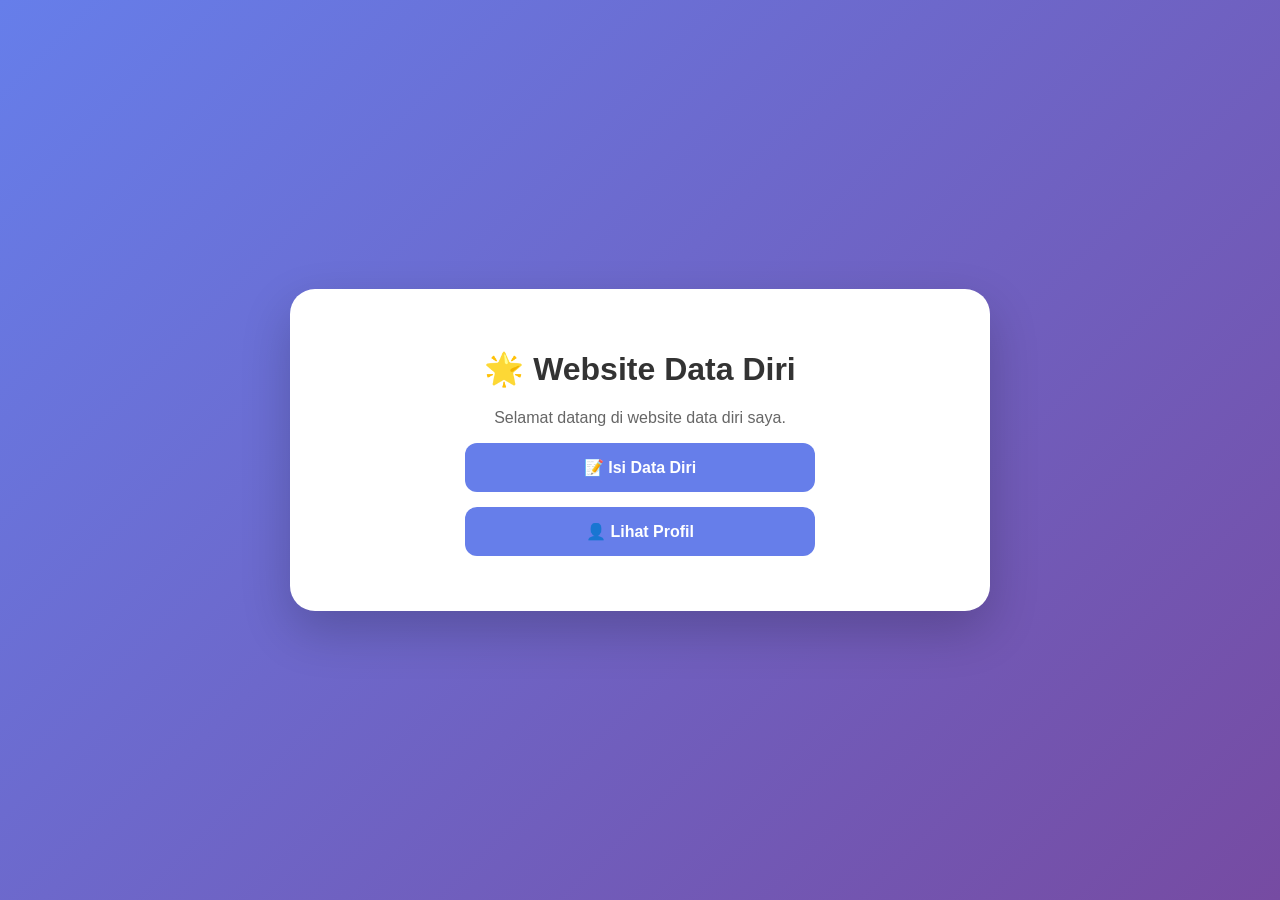
<file: index.html>
<!DOCTYPE html>
<html lang="id">
<head>
    <meta charset="UTF-8">
    <meta name="viewport" content="width=device-width, initial-scale=1.0">
    <title>Data Diri</title>
    <link rel="stylesheet" href="style.css">
</head>

<body>

<div class="container">

    <h1>🌟 Website Data Diri</h1>

    <p>Selamat datang di website data diri saya.</p>

    <a href="register.html" class="button">
        📝 Isi Data Diri
    </a>

    <a href="profil.html" class="button">
        👤 Lihat Profil
    </a>

</div>

</body>
</html>
</file>
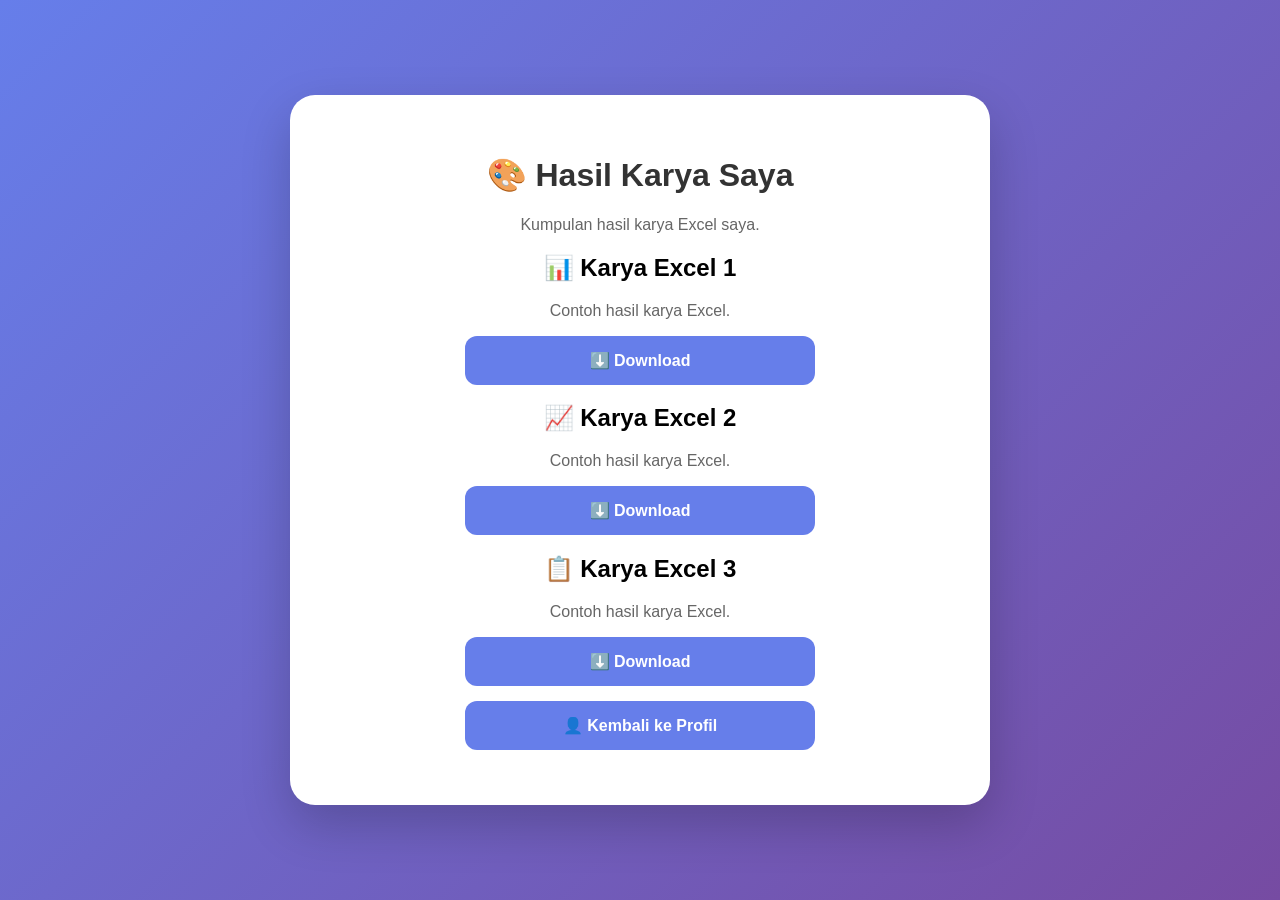
<file: karya.html>
<!DOCTYPE html>
<html lang="id">
<head>
    <meta charset="UTF-8">
    <meta name="viewport" content="width=device-width, initial-scale=1.0">
    <title>Hasil Karya</title>
    <link rel="stylesheet" href="style.css">
</head>

<body>

<div class="container">

    <h1>🎨 Hasil Karya Saya</h1>

    <p>Kumpulan hasil karya Excel saya.</p>

    <div class="karya">

        <div class="card">
            <h2>📊 Karya Excel 1</h2>
            <p>Contoh hasil karya Excel.</p>

            <a href="karya/karya1.xlsx" class="button" download>
                ⬇️ Download
            </a>
        </div>

        <div class="card">
            <h2>📈 Karya Excel 2</h2>
            <p>Contoh hasil karya Excel.</p>

            <a href="karya/karya2.xlsx" class="button" download>
                ⬇️ Download
            </a>
        </div>

        <div class="card">
            <h2>📋 Karya Excel 3</h2>
            <p>Contoh hasil karya Excel.</p>

            <a href="karya/karya3.xlsx" class="button" download>
                ⬇️ Download
            </a>
        </div>

    </div>

    <a href="profil.html" class="button">
        👤 Kembali ke Profil
    </a>

</div>

</body>
</html>
</file>
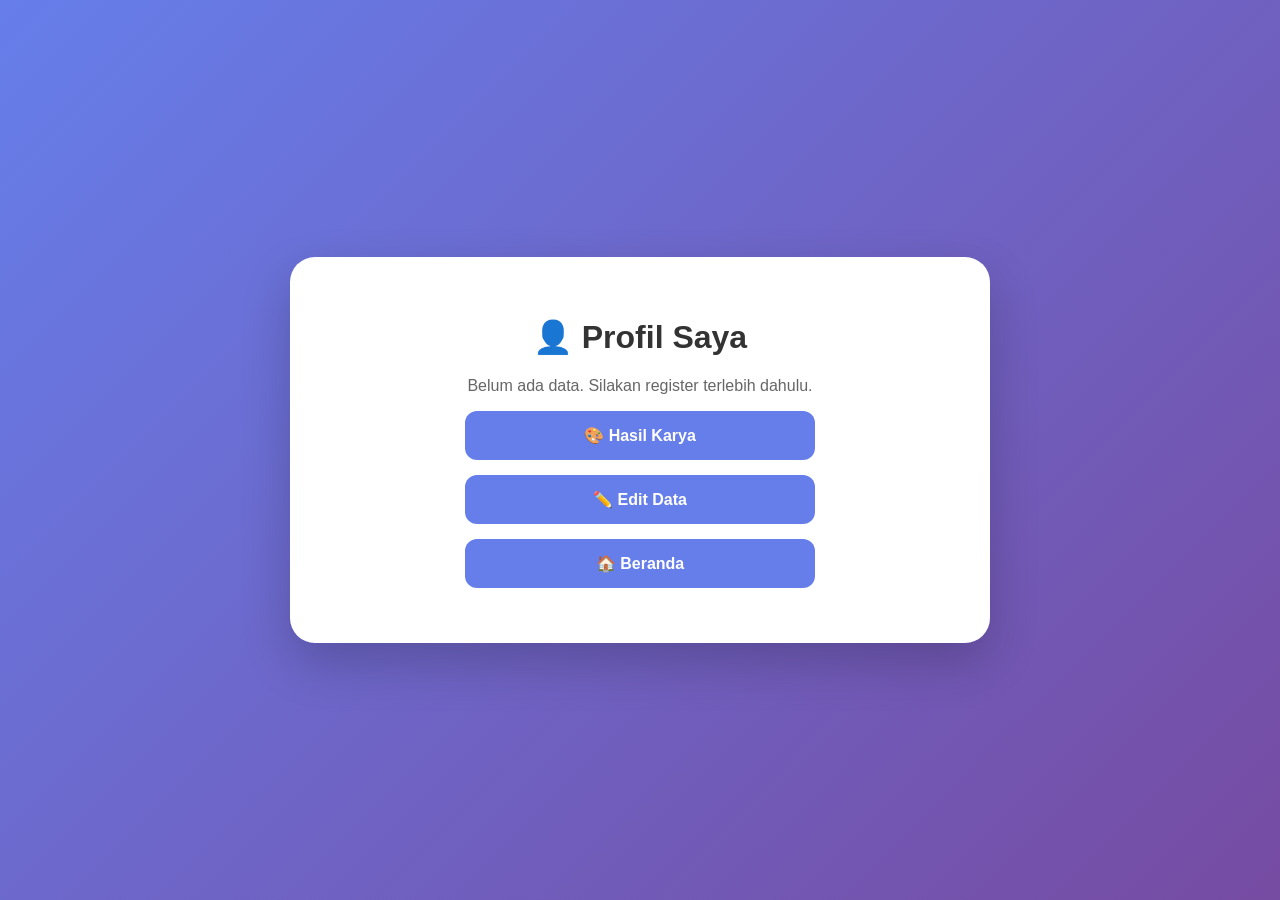
<file: profil.html>
<!DOCTYPE html>
<html lang="id">
<head>
    <meta charset="UTF-8">
    <meta name="viewport" content="width=device-width, initial-scale=1.0">
    <title>Profil Saya</title>
    <link rel="stylesheet" href="style.css">
</head>

<body>

<div class="container">

    <h1>👤 Profil Saya</h1>

    <div id="profil"></div>

    <a href="karya.html" class="button">
        🎨 Hasil Karya
    </a>

    <a href="register.html" class="button">
        ✏️ Edit Data
    </a>

    <a href="index.html" class="button">
        🏠 Beranda
    </a>

</div>

<script>

const data = JSON.parse(localStorage.getItem("dataDiri"));

if (data) {

    document.getElementById("profil").innerHTML = `
        <p><strong>Nama:</strong> ${data.nama}</p>
        <p><strong>Sekolah:</strong> ${data.sekolah}</p>
        <p><strong>Umur:</strong> ${data.umur} tahun</p>
        <p><strong>Cita-cita:</strong> ${data.cita}</p>
        <p><strong>Hobi:</strong> ${data.hobi}</p>
    `;

} else {

    document.getElementById("profil").innerHTML =
        "<p>Belum ada data. Silakan register terlebih dahulu.</p>";

}

</script>

</body>
</html>
</file>
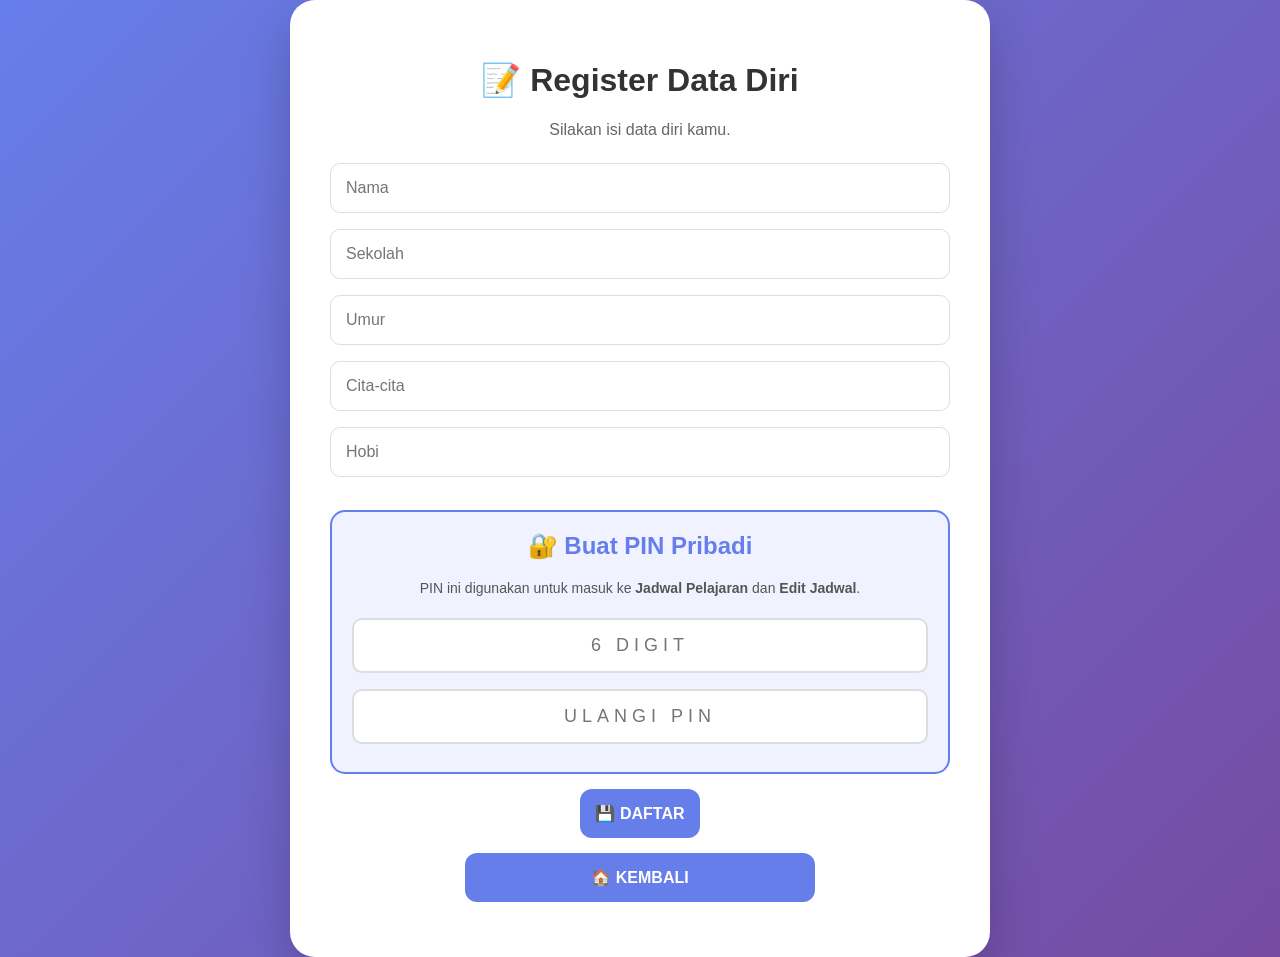
<file: register.html>
<!DOCTYPE html>
<html lang="id">
<head>
    <meta charset="UTF-8">
    <meta name="viewport" content="width=device-width, initial-scale=1.0">

    <title>Register Data Diri</title>

    <link rel="stylesheet" href="style.css">

    <style>
        .pin-box {
            margin-top: 25px;
            padding: 20px;
            background: #f0f2ff;
            border-radius: 15px;
            border: 2px solid #667eea;
        }

        .pin-box h2 {
            color: #667eea;
            margin-top: 0;
        }

        .pin-info {
            font-size: 14px;
            color: #555;
        }

        .pin-input {
            width: 100%;
            padding: 15px;
            margin: 8px 0;
            border: 2px solid #ddd;
            border-radius: 10px;
            font-size: 18px;
            text-align: center;
            letter-spacing: 5px;
        }

        .pin-input:focus {
            border-color: #667eea;
            outline: none;
        }
    </style>
</head>

<body>

<div class="container">

    <h1>📝 Register Data Diri</h1>

    <p>Silakan isi data diri kamu.</p>

    <input
        id="nama"
        type="text"
        placeholder="Nama"
    >

    <input
        id="sekolah"
        type="text"
        placeholder="Sekolah"
    >

    <input
        id="umur"
        type="number"
        placeholder="Umur"
    >

    <input
        id="cita"
        type="text"
        placeholder="Cita-cita"
    >

    <input
        id="hobi"
        type="text"
        placeholder="Hobi"
    >


    <!-- PIN -->

    <div class="pin-box">

        <h2>🔐 Buat PIN Pribadi</h2>

        <p class="pin-info">
            PIN ini digunakan untuk masuk ke
            <strong>Jadwal Pelajaran</strong>
            dan
            <strong>Edit Jadwal</strong>.
        </p>

        <input
            id="pin"
            class="pin-input"
            type="password"
            inputmode="numeric"
            maxlength="6"
            placeholder="6 DIGIT"
        >

        <input
            id="konfirmasiPin"
            class="pin-input"
            type="password"
            inputmode="numeric"
            maxlength="6"
            placeholder="ULANGI PIN"
        >

    </div>


    <button
        class="button"
        onclick="simpanData()"
    >
        💾 DAFTAR
    </button>

    <a
        href="index.html"
        class="button"
    >
        🏠 KEMBALI
    </a>

</div>


<script>

function simpanData() {

    const nama =
        document.getElementById("nama").value.trim();

    const sekolah =
        document.getElementById("sekolah").value.trim();

    const umur =
        document.getElementById("umur").value.trim();

    const cita =
        document.getElementById("cita").value.trim();

    const hobi =
        document.getElementById("hobi").value.trim();

    const pin =
        document.getElementById("pin").value.trim();

    const konfirmasiPin =
        document.getElementById("konfirmasiPin").value.trim();


    if (
        nama === "" ||
        sekolah === "" ||
        umur === "" ||
        cita === "" ||
        hobi === ""
    ) {

        alert("⚠️ Semua data diri harus diisi!");

        return;
    }


    if (!/^[0-9]{6}$/.test(pin)) {

        alert("⚠️ PIN harus tepat 6 angka!");

        return;
    }


    if (pin !== konfirmasiPin) {

        alert("❌ Konfirmasi PIN tidak cocok!");

        return;
    }


    const data = {

        nama: nama,
        sekolah: sekolah,
        umur: umur,
        cita: cita,
        hobi: hobi,
        pin: pin

    };


    localStorage.setItem(
        "dataDiri",
        JSON.stringify(data)
    );


    const jadwalKosong = {

        Senin: [],
        Selasa: [],
        Rabu: [],
        Kamis: [],
        Jumat: [],
        Sabtu: []

    };


    localStorage.setItem(
        "jadwalSekolah",
        JSON.stringify(jadwalKosong)
    );


    alert("✅ Data berhasil disimpan!");


    window.location.href = "profil.html";

}

</script>

</body>
</html>
</file>
<file: style.css>
* {
    box-sizing: border-box;
}

body {
    margin: 0;
    font-family: Arial, sans-serif;
    background: linear-gradient(135deg, #667eea, #764ba2);
    min-height: 100vh;
    display: flex;
    justify-content: center;
    align-items: center;
}

.container {
    width: 90%;
    max-width: 700px;
    background: white;
    padding: 40px;
    border-radius: 25px;
    text-align: center;
    box-shadow: 0 20px 50px rgba(0,0,0,0.2);
}

h1 {
    color: #333;
}

p {
    color: #666;
}

.button {
    display: block;
    margin: 15px auto;
    padding: 15px;
    max-width: 350px;
    background: #667eea;
    color: white;
    text-decoration: none;
    border-radius: 12px;
    font-weight: bold;
}

.button:hover {
    background: #4f5fd1;
}
input {
    width: 100%;
    padding: 15px;
    margin: 8px 0;
    border: 1px solid #ddd;
    border-radius: 10px;
    font-size: 16px;
}

input:focus {
    outline: none;
    border-color: #667eea;
}

button {
    border: none;
    cursor: pointer;
    font-size: 16px;
}
</file>
